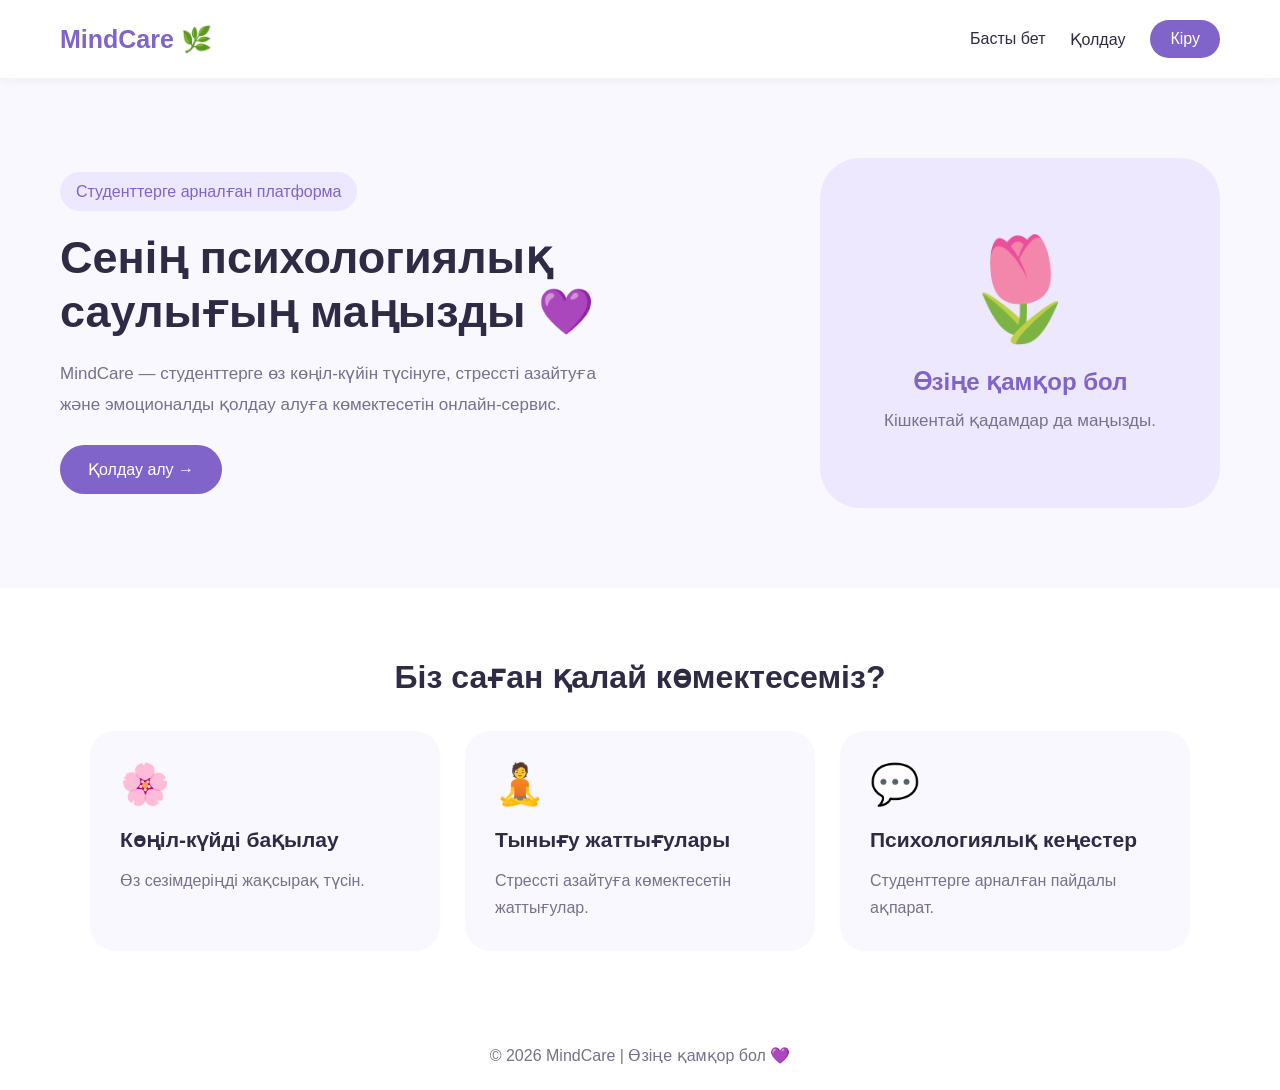
<file: index.html>
<!DOCTYPE html>
<html lang="kk">
<head>
    <meta charset="UTF-8">
    <meta name="viewport" content="width=device-width, initial-scale=1.0">
    <title>MindCare - Психологиялық қолдау</title>
    <link rel="stylesheet" href="style.css">
</head>
<body>

<header>
    <div class="navbar">
        <a href="index.html" class="logo">MindCare 🌿</a>
        <nav>
            <a href="index.html">Басты бет</a>
            <a href="support.html">Қолдау</a>
            <a href="login.html" class="nav-button">Кіру</a>
        </nav>
    </div>
</header>

<section class="hero">
    <div class="hero-content">
        <span class="tag">Студенттерге арналған платформа</span>

        <h1>Сенің психологиялық саулығың маңызды 💜</h1>

        <p>
            MindCare — студенттерге өз көңіл-күйін түсінуге,
            стрессті азайтуға және эмоционалды қолдау алуға
            көмектесетін онлайн-сервис.
        </p>

        <a href="support.html" class="main-button">
            Қолдау алу →
        </a>
    </div>

    <div class="hero-image">
        <div class="circle">🌷</div>
        <h2>Өзіңе қамқор бол</h2>
        <p>Кішкентай қадамдар да маңызды.</p>
    </div>
</section>

<section class="features">
    <h2>Біз саған қалай көмектесеміз?</h2>

    <div class="cards">
        <div class="card">
            <div class="card-icon">🌸</div>
            <h3>Көңіл-күйді бақылау</h3>
            <p>Өз сезімдеріңді жақсырақ түсін.</p>
        </div>

        <div class="card">
            <div class="card-icon">🧘</div>
            <h3>Тынығу жаттығулары</h3>
            <p>Стрессті азайтуға көмектесетін жаттығулар.</p>
        </div>

        <div class="card">
            <div class="card-icon">💬</div>
            <h3>Психологиялық кеңестер</h3>
            <p>Студенттерге арналған пайдалы ақпарат.</p>
        </div>
    </div>
</section>

<footer>
    <p>© 2026 MindCare | Өзіңе қамқор бол 💜</p>
</footer>

</body>
</html>
</file>
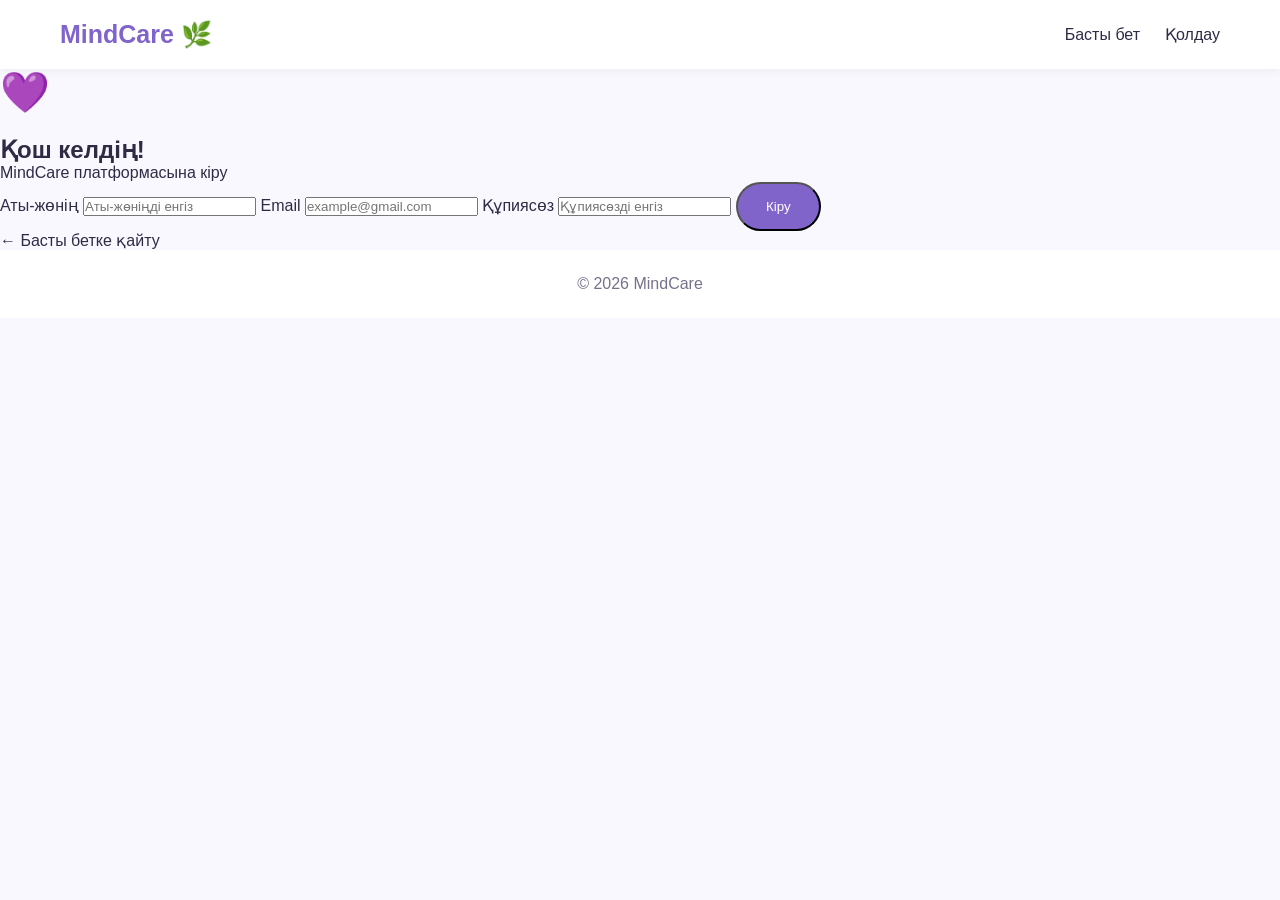
<file: login.html>
<!DOCTYPE html>
<html lang="kk">
<head>
    <meta charset="UTF-8">
    <meta name="viewport" content="width=device-width, initial-scale=1.0">
    <title>MindCare | Кіру</title>
    <link rel="stylesheet" href="style.css">
</head>
<body>

<header>
    <div class="navbar">
        <a href="index.html" class="logo">MindCare 🌿</a>
        <nav>
            <a href="index.html">Басты бет</a>
            <a href="support.html">Қолдау</a>
        </nav>
    </div>
</header>

<section class="auth-section">
    <div class="auth-card">
        <div class="card-icon">💜</div>
        <h1>Қош келдің!</h1>
        <p>MindCare платформасына кіру</p>

        <form id="loginForm">
            <label>Аты-жөнің</label>
            <input type="text" id="name"
                   placeholder="Аты-жөніңді енгіз" required>

            <label>Email</label>
            <input type="email" id="email"
                   placeholder="example@gmail.com" required>

            <label>Құпиясөз</label>
            <input type="password" id="password"
                   placeholder="Құпиясөзді енгіз" required>

            <button type="submit" class="main-button full-button">
                Кіру
            </button>
        </form>

        <p id="loginMessage"></p>

        <a href="index.html" class="back-link">
            ← Басты бетке қайту
        </a>
    </div>
</section>

<footer>
    <p>© 2026 MindCare</p>
</footer>

<script src="script.js"></script>
</body>
</html>
</file>
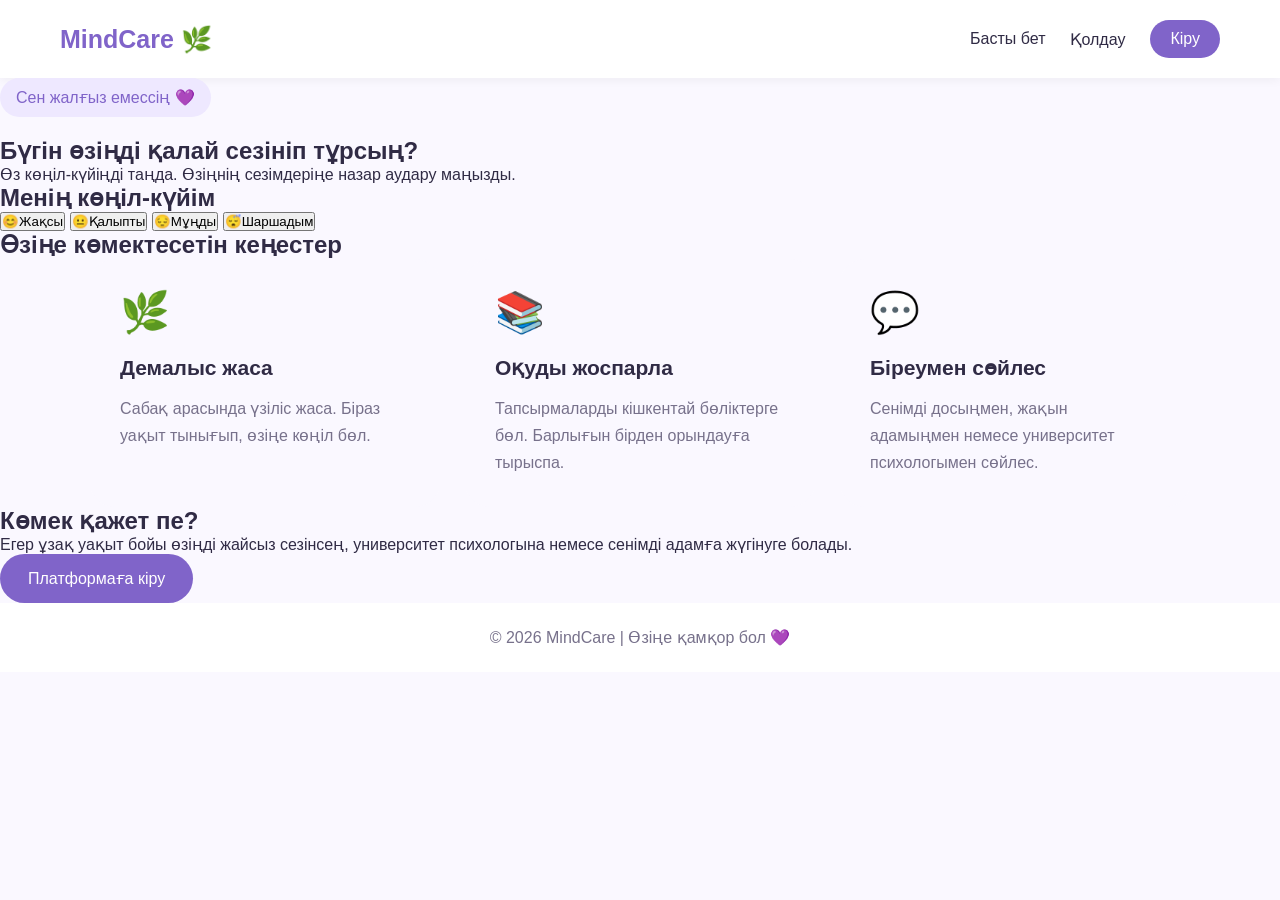
<file: support.html>
<!DOCTYPE html>
<html lang="kk">
<head>
    <meta charset="UTF-8">
    <meta name="viewport" content="width=device-width, initial-scale=1.0">
    <title>MindCare | Қолдау</title>
    <link rel="stylesheet" href="style.css">
</head>
<body>

<header>
    <div class="navbar">
        <a href="index.html" class="logo">MindCare 🌿</a>
        <nav>
            <a href="index.html">Басты бет</a>
            <a href="support.html">Қолдау</a>
            <a href="login.html" class="nav-button">Кіру</a>
        </nav>
    </div>
</header>

<section class="support-container">

    <div class="welcome-box">
        <span class="tag">Сен жалғыз емессің 💜</span>

        <h1>Бүгін өзіңді қалай сезініп тұрсың?</h1>

        <p>
            Өз көңіл-күйіңді таңда.
            Өзіңнің сезімдеріңе назар аудару маңызды.
        </p>
    </div>

    <div class="mood-box">
        <h2>Менің көңіл-күйім</h2>

        <div class="mood-options">
            <button class="mood" data-mood="happy">
                😊<span>Жақсы</span>
            </button>

            <button class="mood" data-mood="normal">
                😐<span>Қалыпты</span>
            </button>

            <button class="mood" data-mood="sad">
                😔<span>Мұңды</span>
            </button>

            <button class="mood" data-mood="tired">
                😴<span>Шаршадым</span>
            </button>
        </div>

        <p id="moodMessage" class="message"></p>
    </div>

    <h2 class="support-title">Өзіңе көмектесетін кеңестер</h2>

    <div class="cards">
        <div class="card">
            <div class="card-icon">🌿</div>
            <h3>Демалыс жаса</h3>
            <p>
                Сабақ арасында үзіліс жаса.
                Біраз уақыт тынығып, өзіңе көңіл бөл.
            </p>
        </div>

        <div class="card">
            <div class="card-icon">📚</div>
            <h3>Оқуды жоспарла</h3>
            <p>
                Тапсырмаларды кішкентай бөліктерге бөл.
                Барлығын бірден орындауға тырыспа.
            </p>
        </div>

        <div class="card">
            <div class="card-icon">💬</div>
            <h3>Біреумен сөйлес</h3>
            <p>
                Сенімді досыңмен, жақын адамыңмен
                немесе университет психологымен сөйлес.
            </p>
        </div>
    </div>

    <div class="help-box">
        <h2>Көмек қажет пе?</h2>

        <p>
            Егер ұзақ уақыт бойы өзіңді жайсыз сезінсең,
            университет психологына немесе сенімді адамға
            жүгінуге болады.
        </p>

        <a href="login.html" class="main-button">
            Платформаға кіру
        </a>
    </div>

</section>

<footer>
    <p>© 2026 MindCare | Өзіңе қамқор бол 💜</p>
</footer>

<script src="script.js"></script>
</body>
</html>
</file>
<file: style.css>
* {
    margin: 0;
    padding: 0;
    box-sizing: border-box;
}

body {
    font-family: Arial, sans-serif;
    background: #faf8ff;
    color: #302b45;
}

a {
    text-decoration: none;
    color: inherit;
}



header {
    background: white;
    box-shadow: 0 2px 10px rgba(0,0,0,0.05);
}

.navbar {
    max-width: 1200px;
    margin: auto;
    padding: 20px;
    display: flex;
    justify-content: space-between;
    align-items: center;
}

.logo {
    font-size: 25px;
    font-weight: bold;
    color: #8064c9;
}

nav {
    display: flex;
    gap: 25px;
    align-items: center;
}

nav a:hover {
    color: #8064c9;
}

.nav-button {
    background: #8064c9;
    color: white;
    padding: 10px 20px;
    border-radius: 25px;
}



.hero {
    max-width: 1200px;
    margin: auto;
    padding: 80px 20px;
    display: flex;
    justify-content: space-between;
    align-items: center;
    gap: 40px;
}

.hero-content {
    max-width: 550px;
}

.tag {
    display: inline-block;
    background: #eee8ff;
    color: #8064c9;
    padding: 10px 16px;
    border-radius: 30px;
    margin-bottom: 20px;
}

.hero h1 {
    font-size: 45px;
    line-height: 1.2;
    margin-bottom: 20px;
}

.hero p {
    color: #77718b;
    font-size: 17px;
    line-height: 1.8;
    margin-bottom: 25px;
}

.main-button {
    display: inline-block;
    background: #8064c9;
    color: white;
    padding: 15px 28px;
    border-radius: 30px;
    transition: 0.3s;
}

.main-button:hover {
    background: #684ab2;
    transform: translateY(-3px);
}

.hero-image {
    width: 400px;
    height: 350px;
    background: #eee8ff;
    border-radius: 40px;
    display: flex;
    flex-direction: column;
    justify-content: center;
    align-items: center;
    text-align: center;
}

.circle {
    font-size: 100px;
    margin-bottom: 20px;
}

.hero-image h2 {
    color: #8064c9;
    margin-bottom: 10px;
}

.hero-image p {
    margin: 0;
}

/* Карточкалар */

.features {
    background: white;
    padding: 70px 20px;
    text-align: center;
}

.features h2 {
    font-size: 32px;
    margin-bottom: 35px;
}

.cards {
    max-width: 1100px;
    margin: auto;
    display: grid;
    grid-template-columns: repeat(3, 1fr);
    gap: 25px;
}

.card {
    background: #faf8ff;
    padding: 30px;
    border-radius: 25px;
    text-align: left;
    transition: 0.3s;
}

.card:hover {
    transform: translateY(-5px);
    box-shadow: 0 10px 25px rgba(128,100,201,0.12);
}

.card-icon {
    font-size: 40px;
    margin-bottom: 20px;
}

.card h3 {
    font-size: 21px;
    margin-bottom: 15px;
}

.card p {
    color: #77718b;
    line-height: 1.7;
}

/* Footer */

footer {
    text-align: center;
    padding: 25px;
    background: white;
    color: #77718b;
}



@media (max-width: 768px) {

    .navbar {
        flex-direction: column;
        gap: 20px;
    }

    nav {
        flex-wrap: wrap;
        justify-content: center;
    }

    .hero {
        flex-direction: column;
        text-align: center;
        padding: 50px 20px;
    }

    .hero h1 {
        font-size: 32px;
    }

    .hero-image {
        width: 100%;
        max-width: 400px;
    }

    .cards {
        grid-template-columns: 1fr;
    }
}
</file>
